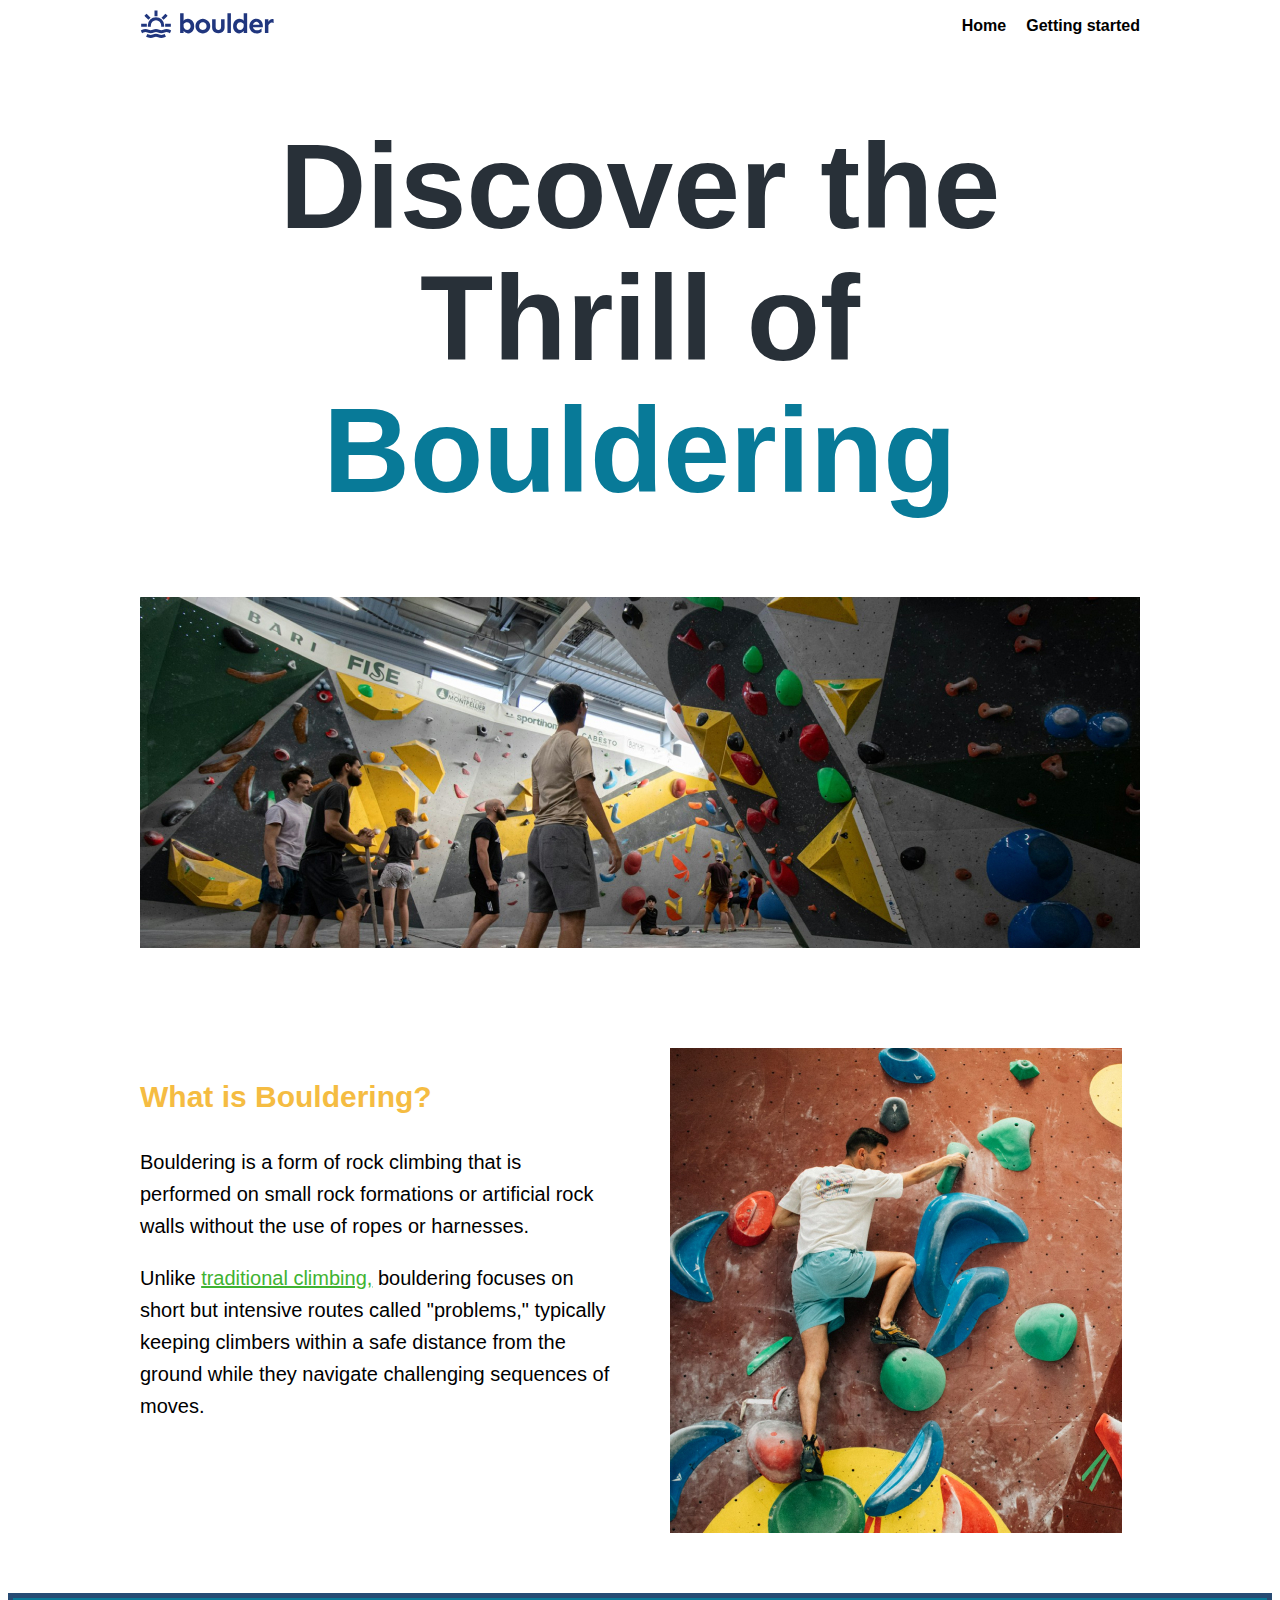
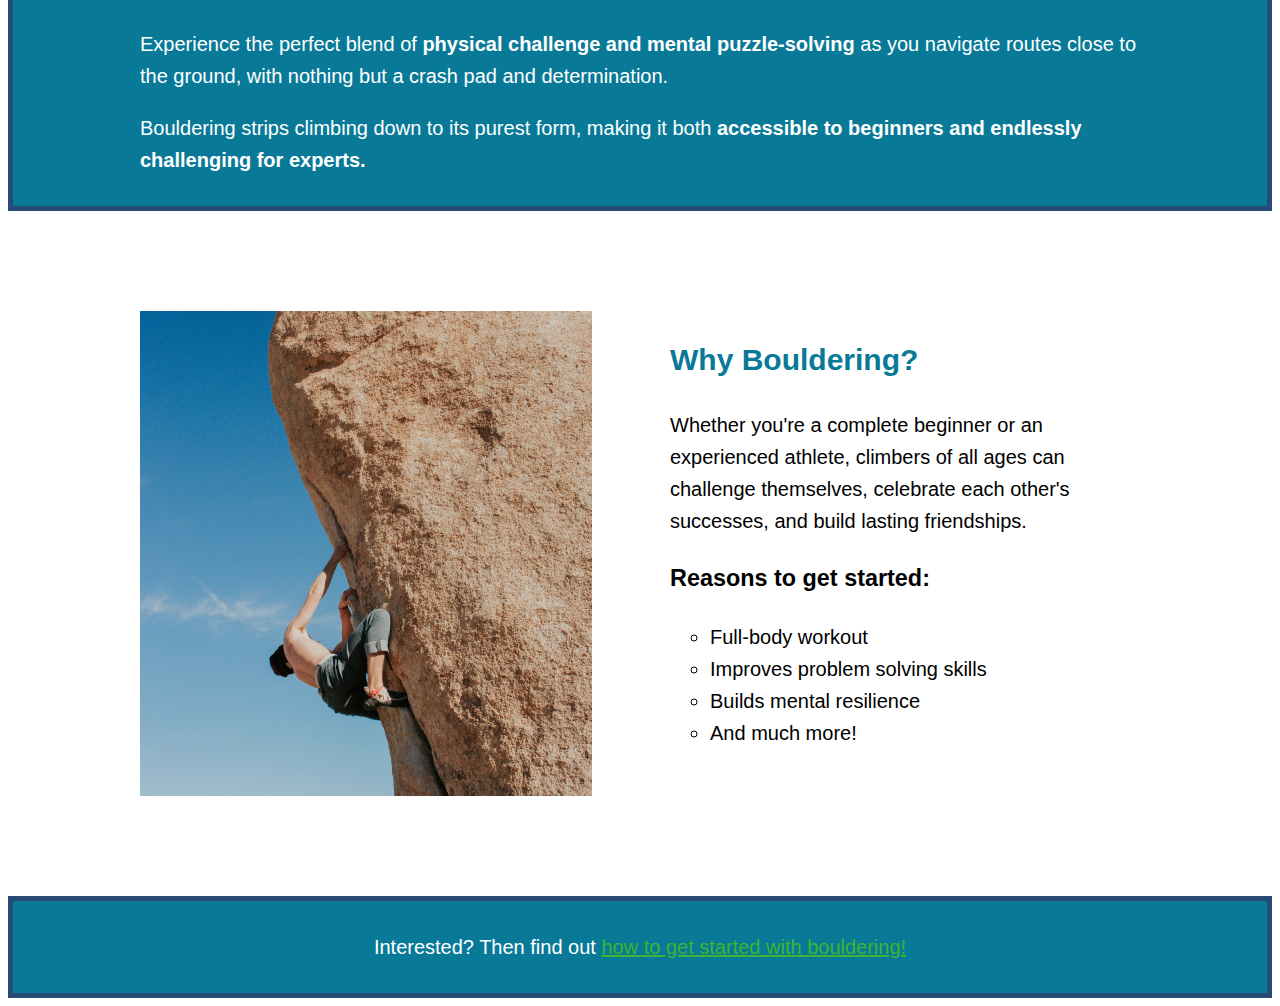
<file: index.html>
<!DOCTYPE html>
<html lang="en">
<head>
    <meta charset="UTF-8">
    <meta name="viewport" content="width=device-width, initial-scale=1.0">
    <title>My first website</title>
    <link rel="stylesheet" href="css Files/style.css">
</head>
<body>
    <div class="wrapper">
            <header>
                <!-- logo will be here -->
                <img src="images/logo.svg" alt="">
                <nav class="Primary-nav" aria-label="A nav key">
                    <ul>
                        <li><a href="index.html">Home</a></li>
                        <li><a href="index2.html">Getting started</a></li>
                    </ul>
                </nav>
            </header>
        </div>
        <main>
            <div class="wrapper">
                <h1>Discover the Thrill of <span class="teel-text">Bouldering</span></h1>
                <img src="images/bouldering-gym.jpg" alt="A bouldering gym">
           </div>
            <section>
                <div class="wrapper">
                    <div class="two-column-layout">
                        <div>
                            <h2>What is Bouldering?</h2>
                            <p>Bouldering is a form of rock climbing that is performed on small rock formations or artificial rock walls without the use of ropes or harnesses. </p>
                            <p>Unlike <a href="https://en.wikipedia.org/wiki/Traditional_climbing"> traditional climbing,</a> bouldering focuses on short but intensive routes called "problems," typically keeping climbers within a safe distance from the ground while they navigate challenging sequences of moves.</p>
                        </div>
                        <img src="images/what-is-bouldering.jpg" alt="A man doing some indoor bouldering">
                    </div>
                </div>
                <div class="teel-bg">
                    <div class="wrapper">
                        <p>Experience the perfect blend of <strong>physical challenge and mental puzzle-solving</strong> as you navigate routes close to the ground, with nothing but a crash pad and determination. </p>
                        <p>Bouldering strips climbing down to its purest form, making it both <strong> accessible to beginners and endlessly challenging for experts.</strong></p>
                    </div>
                </div> 
            </section>

            <div class="wrapper">

                <section>
                    <div class="two-column-layout">

                        <img src="images/why-bouldering.jpg" alt="A man doing an outdoor bouldering">
                        <div>
                            <h2 class="teel-text">Why Bouldering?</h2>
                            <p>Whether you're a complete beginner or an experienced athlete, climbers of all ages can challenge themselves, celebrate each other's successes, and build lasting friendships.</p>
                            <h3>Reasons to get started:</h3>
                            <ul>
                                <li>Full-body workout</li>
                                <li>Improves problem solving skills</li>
                                <li>Builds mental resilience</li>
                                <li>And much more!</li>
                            </ul>
                        </div>
                    </div>

                </section>
           </div>

        </main>
        <footer class="teel-bg">
            <p>Interested? Then find out <a href="getting-started.htm">how to get started with bouldering!</a></p>
        </footer> 
  </div> 
</body>
</html>
</file>
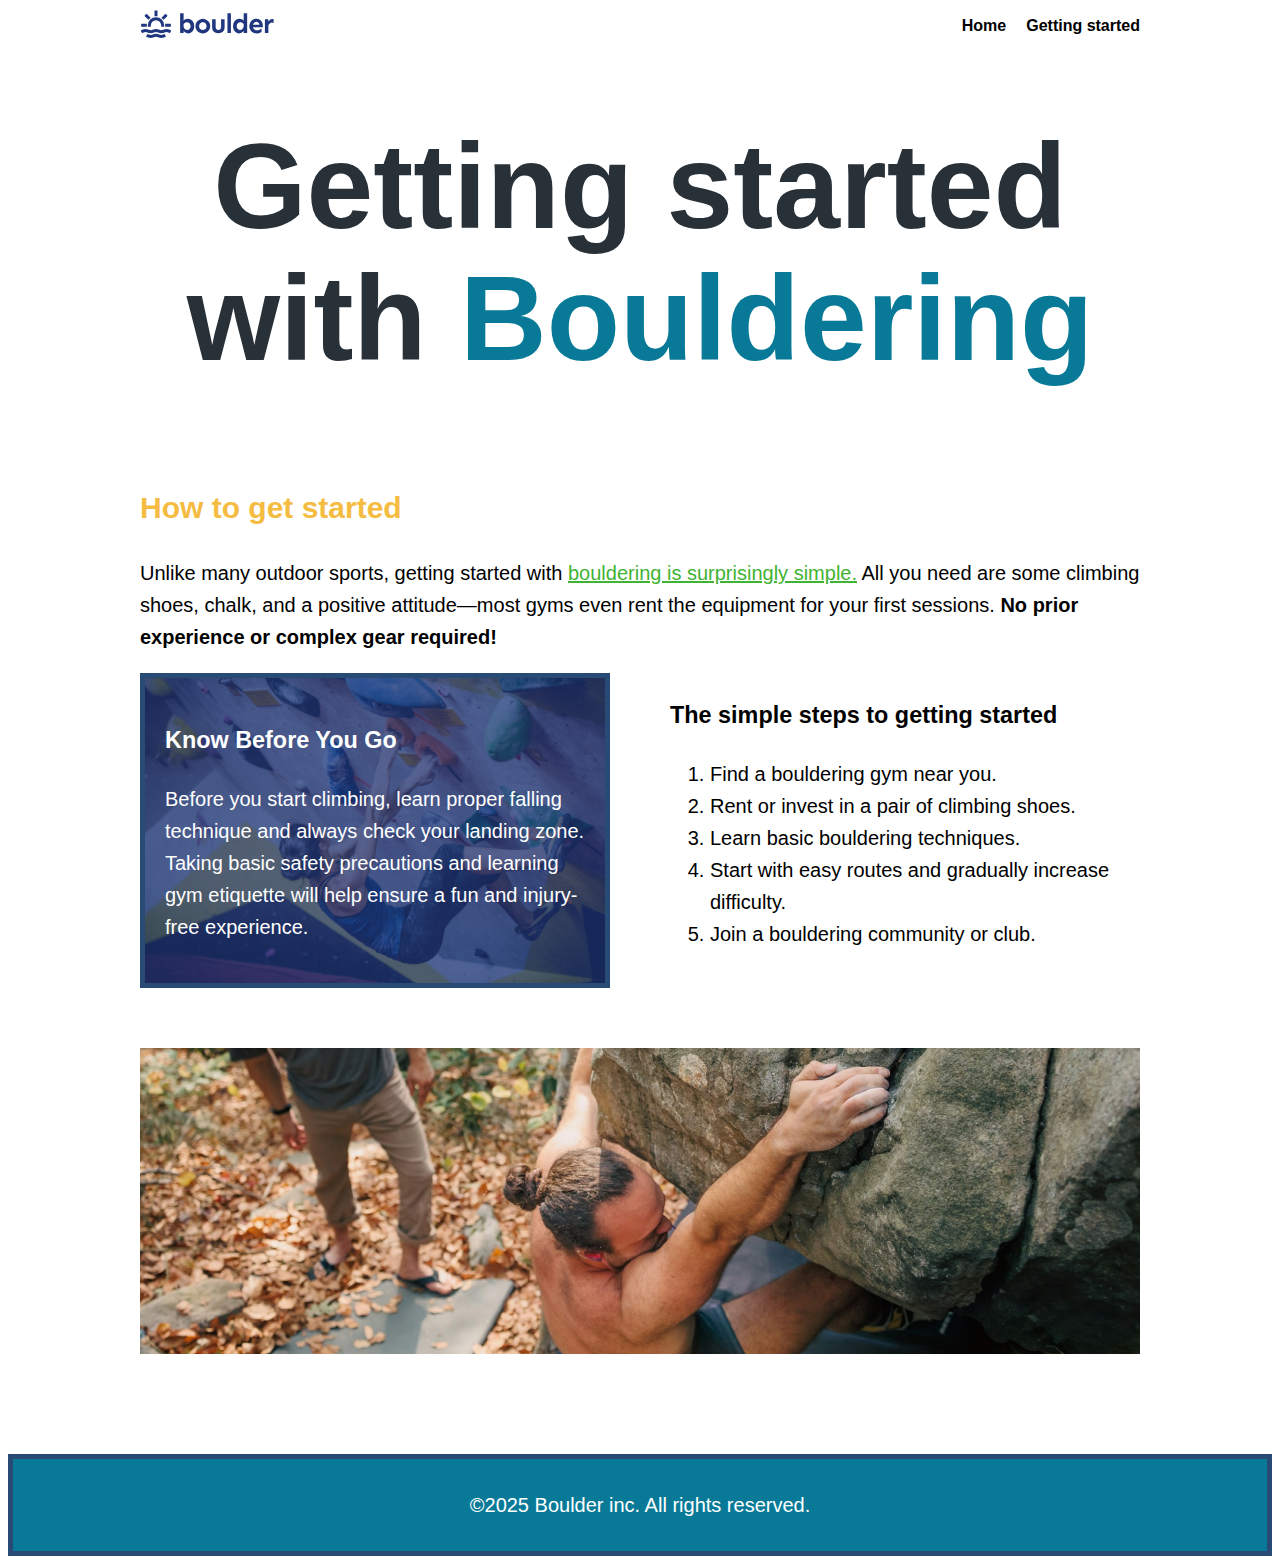
<file: getting-started.htm>
<!DOCTYPE html>
<html lang="en">
<head>
    <meta charset="UTF-8">
    <meta name="viewport" content="width=device-width, initial-scale=1.0">
    <title>Getting Started</title>
    <link rel="stylesheet" href="css Files/style.css">
</head>
<body>
    <div class="wrapper">
            <header>
                <!-- logo will be here -->
                <img src="images/logo.svg" alt="">
                <nav class="Primary-nav" aria-label="A nav key">
                    <ul>
                        <li><a href="homepage.html">Home</a></li>
                        <li><a href="getting-started.htm">Getting started</a></li>
                    </ul>
                </nav>

            </header>
            <main>
                <h1>Getting started with <span class="teel-text"> Bouldering</span></h1>
                <section>
                    <h2>How to get started</h2>
                    <p>Unlike many outdoor sports, getting started with <a href="homepage.html"> bouldering is surprisingly simple.</a> All you need are some climbing shoes, chalk, and a positive attitude—most gyms even rent the equipment for your first sessions. <strong> No prior experience or complex gear required!</strong></p>
                    <div class="two-column-layout">
                        <div class="climb-bg">
                            <h3>Know Before You Go</h3>
                            <p>Before you start climbing, learn proper falling technique and always check your landing zone. Taking basic safety precautions and learning gym etiquette will help ensure a fun and injury-free experience.</p>
                        </div>
                        <div>
                            <h3>The simple steps to getting started</h3>
                            <ol>
                                <li>Find a bouldering gym near you.</li>
                                <li>Rent or invest in a pair of climbing shoes.</li>
                                <li>Learn basic bouldering techniques.</li>
                                <li>Start with easy routes and gradually increase difficulty.</li>
                                <li>Join a bouldering community or club.</li>
                            </ol>
                       </div>
                   </div>
            <img src="images/getting-started-outdoors.jpg" alt="A man climbing the rock">
            </section>
        </main>
    </div>
   <footer class="teel-bg">
        <p>©2025 Boulder inc. All rights reserved.</p>
   </footer>
</body>
</html>
</file>
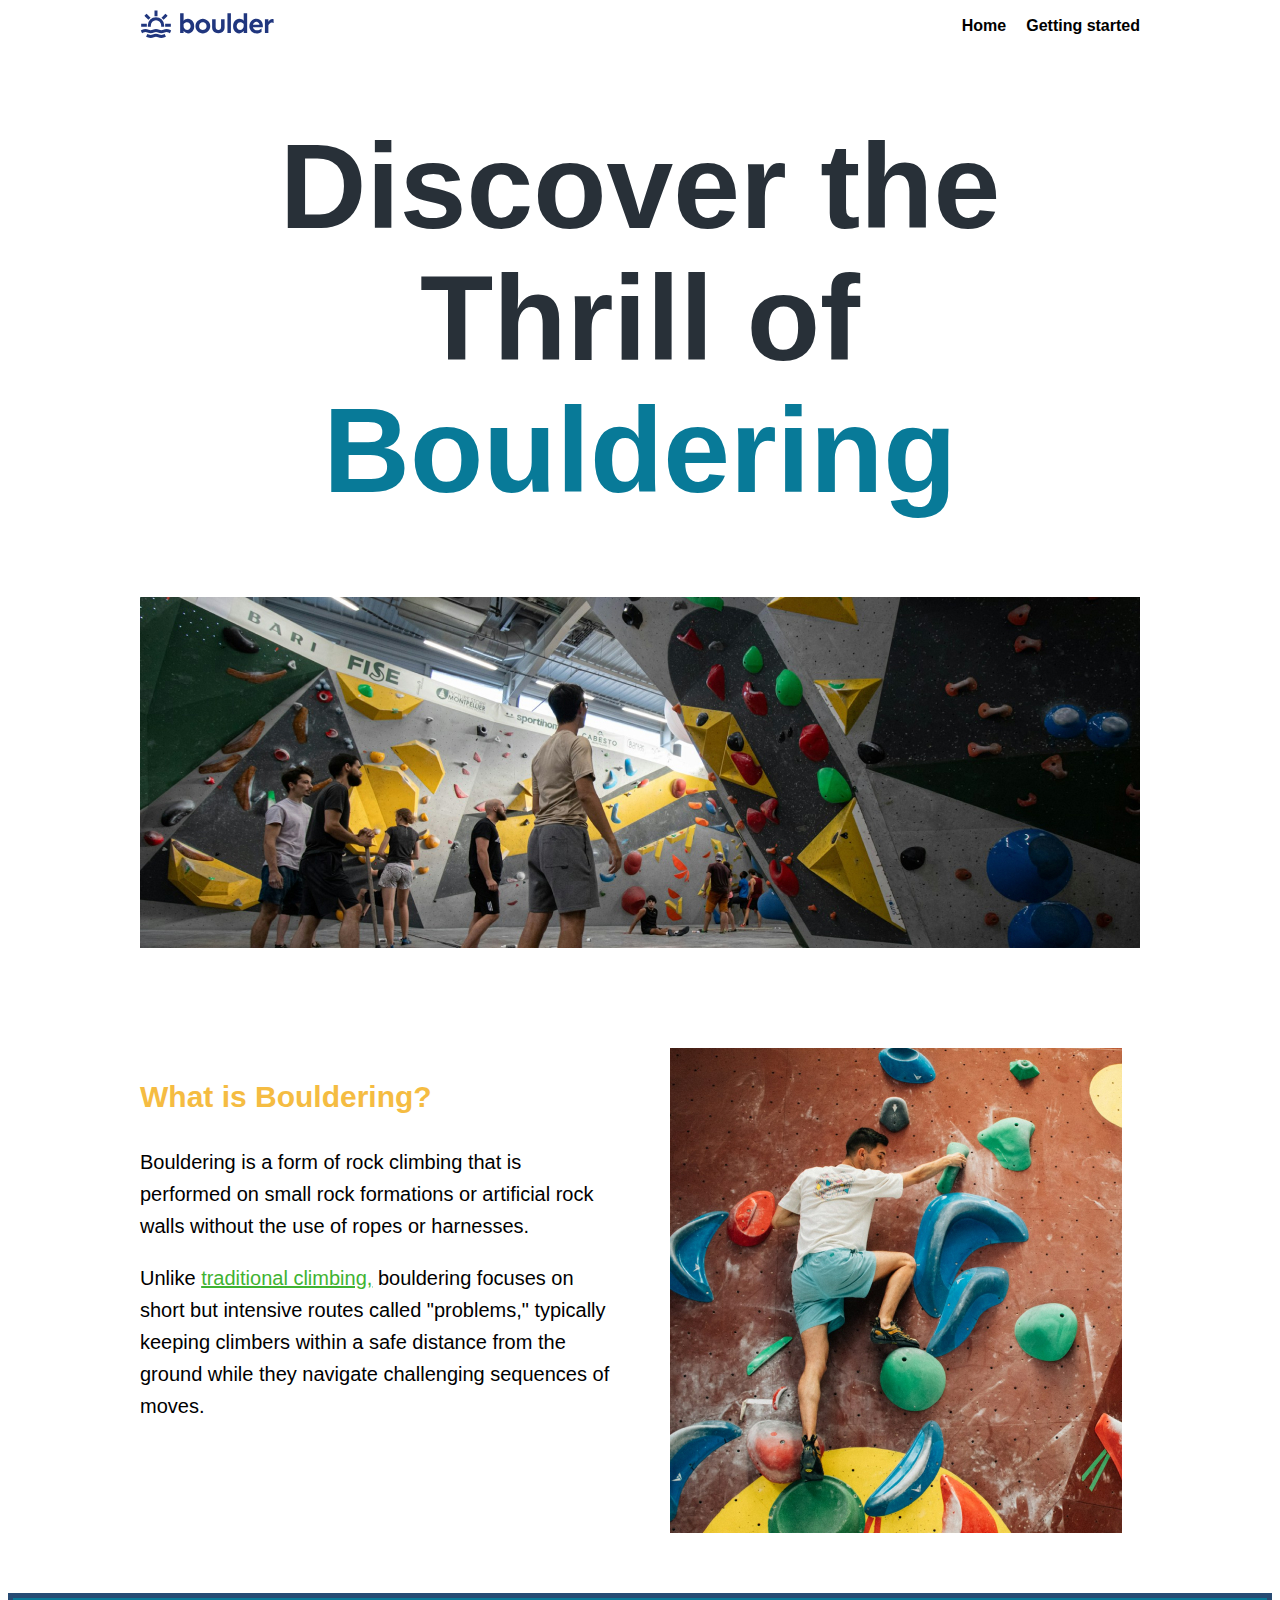
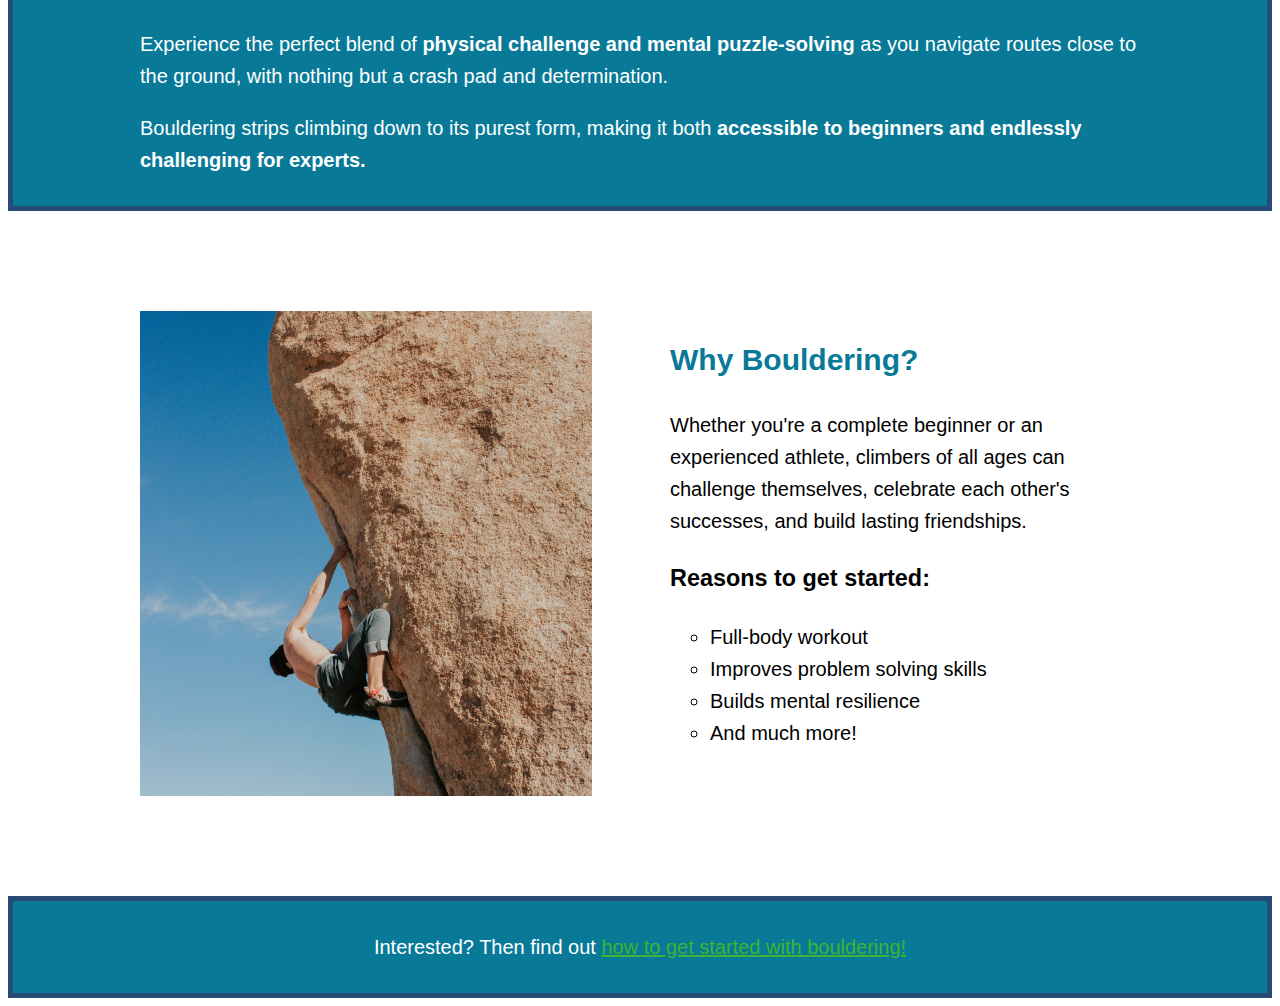
<file: homepage.html>
<!DOCTYPE html>
<html lang="en">
<head>
    <meta charset="UTF-8">
    <meta name="viewport" content="width=device-width, initial-scale=1.0">
    <title>My first website</title>
    <link rel="stylesheet" href="css Files/style.css">
</head>
<body>
    <div class="wrapper">
            <header>
                <!-- logo will be here -->
                <img src="images/logo.svg" alt="">
                <nav class="Primary-nav" aria-label="A nav key">
                    <ul>
                        <li><a href="homepage.html">Home</a></li>
                        <li><a href="getting-started.htm">Getting started</a></li>
                    </ul>
                </nav>
            </header>
        </div>
        <main>
            <div class="wrapper">
                <h1>Discover the Thrill of <span class="teel-text">Bouldering</span></h1>
                <img src="images/bouldering-gym.jpg" alt="A bouldering gym">
           </div>
            <section>
                <div class="wrapper">
                    <div class="two-column-layout">
                        <div>
                            <h2>What is Bouldering?</h2>
                            <p>Bouldering is a form of rock climbing that is performed on small rock formations or artificial rock walls without the use of ropes or harnesses. </p>
                            <p>Unlike <a href="https://en.wikipedia.org/wiki/Traditional_climbing"> traditional climbing,</a> bouldering focuses on short but intensive routes called "problems," typically keeping climbers within a safe distance from the ground while they navigate challenging sequences of moves.</p>
                        </div>
                        <img src="images/what-is-bouldering.jpg" alt="A man doing some indoor bouldering">
                    </div>
                </div>
                <div class="teel-bg">
                    <div class="wrapper">
                        <p>Experience the perfect blend of <strong>physical challenge and mental puzzle-solving</strong> as you navigate routes close to the ground, with nothing but a crash pad and determination. </p>
                        <p>Bouldering strips climbing down to its purest form, making it both <strong> accessible to beginners and endlessly challenging for experts.</strong></p>
                    </div>
                </div> 
            </section>

            <div class="wrapper">

                <section>
                    <div class="two-column-layout">

                        <img src="images/why-bouldering.jpg" alt="A man doing an outdoor bouldering">
                        <div>
                            <h2 class="teel-text">Why Bouldering?</h2>
                            <p>Whether you're a complete beginner or an experienced athlete, climbers of all ages can challenge themselves, celebrate each other's successes, and build lasting friendships.</p>
                            <h3>Reasons to get started:</h3>
                            <ul>
                                <li>Full-body workout</li>
                                <li>Improves problem solving skills</li>
                                <li>Builds mental resilience</li>
                                <li>And much more!</li>
                            </ul>
                        </div>
                    </div>

                </section>
           </div>

        </main>
        <footer class="teel-bg">
            <p>Interested? Then find out <a href="getting-started.htm">how to get started with bouldering!</a></p>
        </footer> 
  </div> 
</body>
</html>
</file>
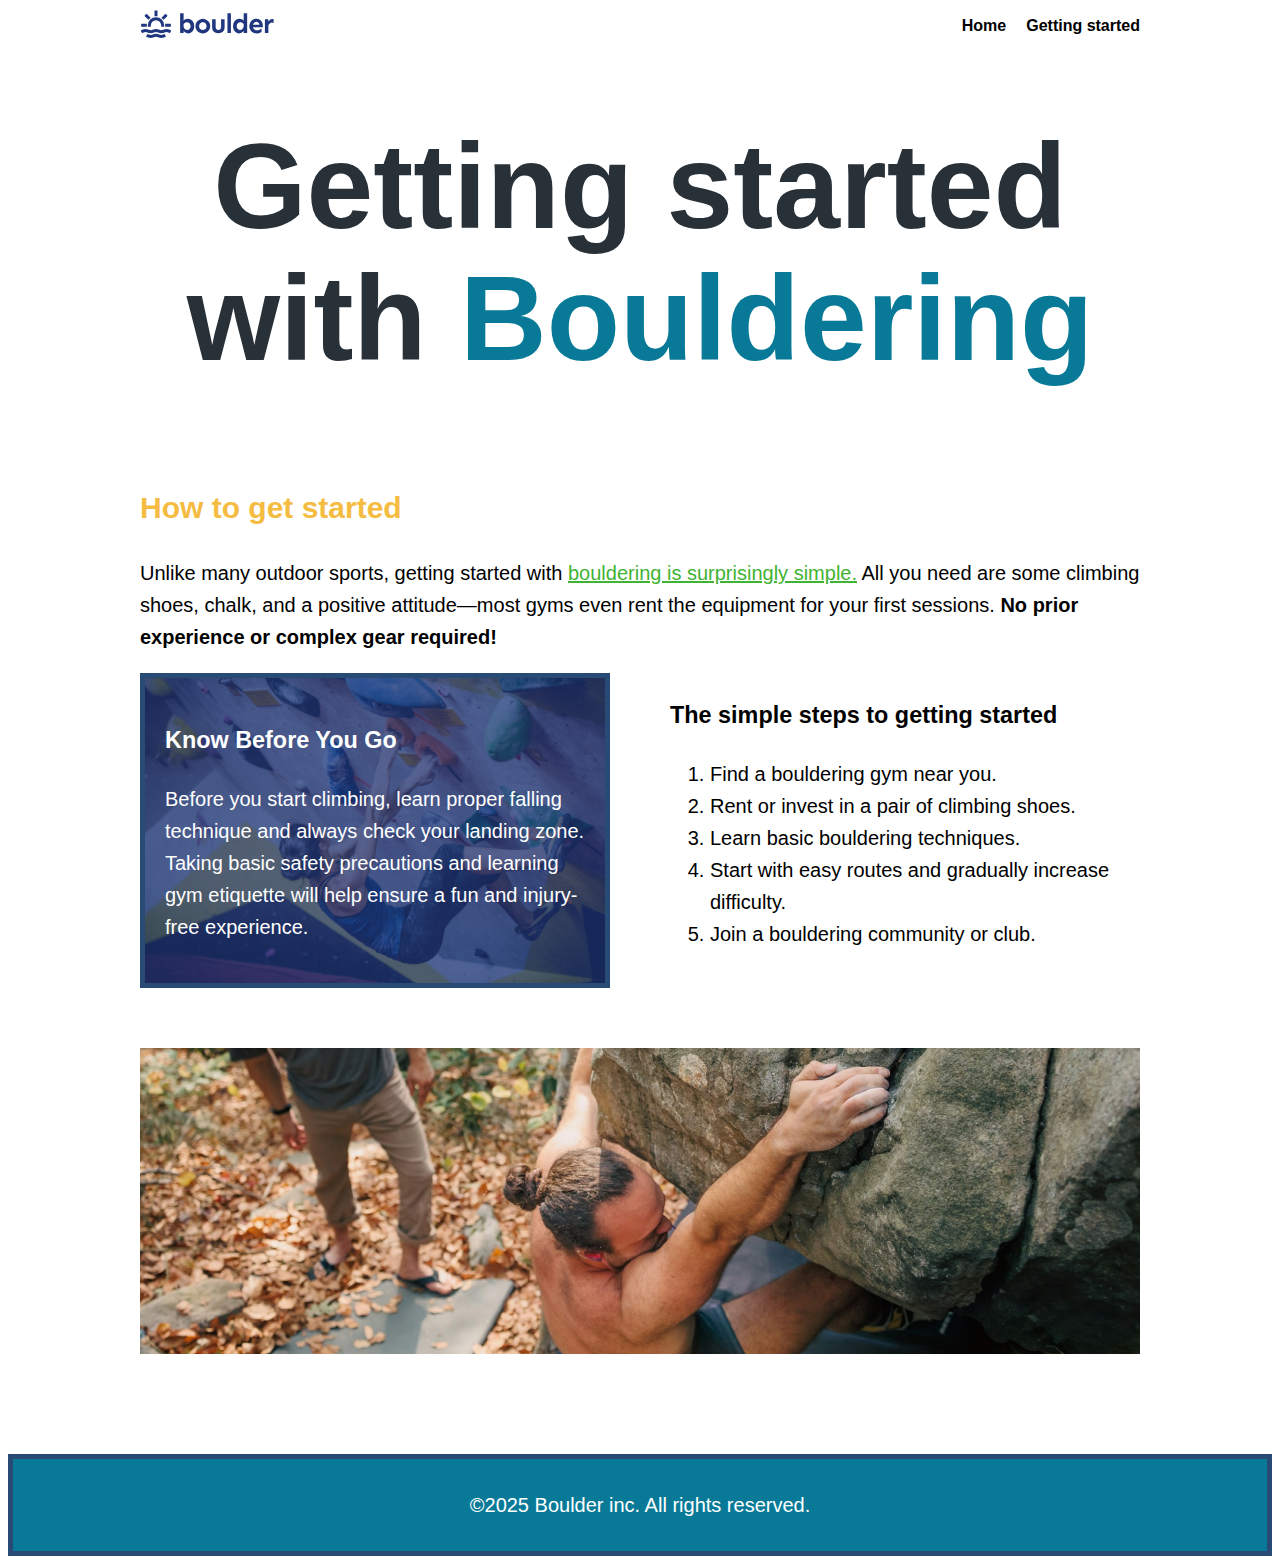
<file: index2.html>
<!DOCTYPE html>
<html lang="en">
<head>
    <meta charset="UTF-8">
    <meta name="viewport" content="width=device-width, initial-scale=1.0">
    <title>Getting Started</title>
    <link rel="stylesheet" href="css Files/style.css">
</head>
<body>
    <div class="wrapper">
            <header>
                <!-- logo will be here -->
                <img src="images/logo.svg" alt="">
                <nav class="Primary-nav" aria-label="A nav key">
                    <ul>
                        <li><a href="index.html">Home</a></li>
                        <li><a href="index2.html">Getting started</a></li>
                    </ul>
                </nav>

            </header>
            <main>
                <h1>Getting started with <span class="teel-text"> Bouldering</span></h1>
                <section>
                    <h2>How to get started</h2>
                    <p>Unlike many outdoor sports, getting started with <a href="homepage.html"> bouldering is surprisingly simple.</a> All you need are some climbing shoes, chalk, and a positive attitude—most gyms even rent the equipment for your first sessions. <strong> No prior experience or complex gear required!</strong></p>
                    <div class="two-column-layout">
                        <div class="climb-bg">
                            <h3>Know Before You Go</h3>
                            <p>Before you start climbing, learn proper falling technique and always check your landing zone. Taking basic safety precautions and learning gym etiquette will help ensure a fun and injury-free experience.</p>
                        </div>
                        <div>
                            <h3>The simple steps to getting started</h3>
                            <ol>
                                <li>Find a bouldering gym near you.</li>
                                <li>Rent or invest in a pair of climbing shoes.</li>
                                <li>Learn basic bouldering techniques.</li>
                                <li>Start with easy routes and gradually increase difficulty.</li>
                                <li>Join a bouldering community or club.</li>
                            </ol>
                       </div>
                   </div>
            <img src="images/getting-started-outdoors.jpg" alt="A man climbing the rock">
            </section>
        </main>
    </div>
   <footer class="teel-bg">
        <p>©2025 Boulder inc. All rights reserved.</p>
   </footer>
</body>
</html>
</file>
<file: css Files/style.css>
* {
    box-sizing: border-box;
}
body {
    font-size: 1.25rem;
    color: #000;
    font-family: sans-serif;
    line-height: 1.6;
    /* margin: 50px; */
}
.wrapper{
    margin-inline: auto;
    max-inline-size: 1000px;
}
.two-column-layout{
    display: grid;
    gap: 60px;
    margin-block-end: 60px;
     @media (width > 720px){
        grid-template-columns: 1fr 1fr;
     }
}
header{
    display: flex;
    gap: 20px;
    justify-content: space-between;
}
.Primary-nav ul{
    list-style: none;
    padding: 0%;
    margin: 0%;
    display: flex;
    gap: 20px;
}
img {
    display: block;
    max-inline-size: 100%;
}

h1 {
    color: #283038;
    text-align: center;
    font-size: 4.5rem;
    font-family: jazzier, sans-serif,cursive;
    line-height: 1.1;
    @media (width > 720px) {
        font-size: 7.5rem;
    }
}
h2 {
    color: #f5bc42;
}
section {
    margin-block: 100px;
}
a {
    color: #3fb332;
}
a:hover, a:focus-visible{
    color: #3c4f33;
}
a:active{
    color: #000;
}
.Primary-nav a{
    color: #000;
    text-decoration: none;
    font-size: medium;
    font-weight: bold;
}
.Primary-nav a:hover, .Primary-nav a:focus-visible{
    color: #3c4f33;
}
.Primary-nav a:active{
    color: #000;
}
.climb-bg{
    background-image: url(../images/simple-steps.jpg);
    color: #fff;
    padding: 20px;
    border: #274b74 5px solid;
    background-position: center;
    background-size: cover;
    background-repeat: no-repeat;
}
.teel-bg{
    background-color: #087a98;
    color: #fff;
    padding: 10px;
    border: #274b74 5px solid;
}
.teel-text{
    color: #087a98;
}
ul{
    list-style-type: circle;
}
footer {
    text-align: center;
}
</file>
